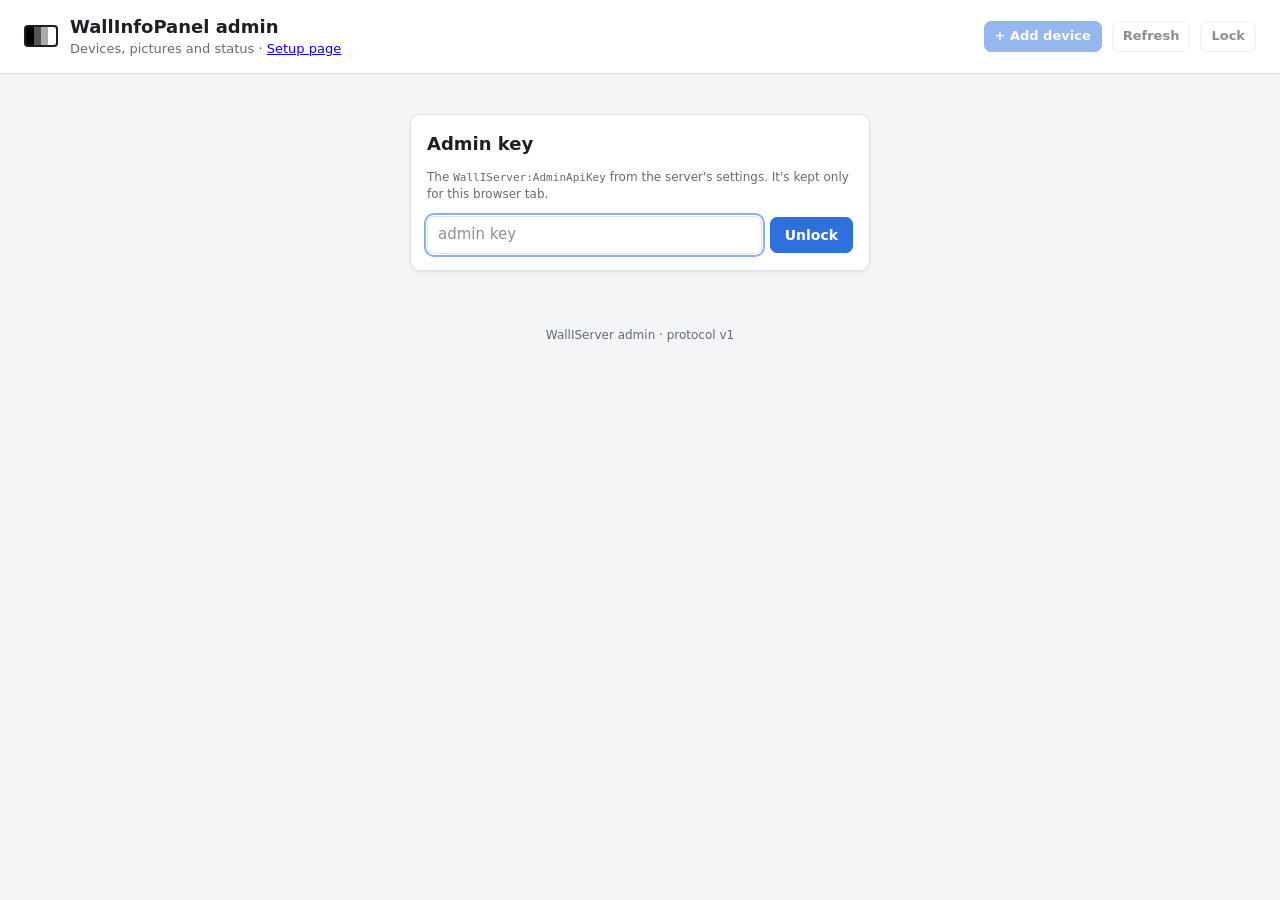
<file: WallIServer/src/WallIServer/wwwroot/admin/index.html>
<!doctype html>
<html lang="en">
<head>
  <meta charset="utf-8">
  <meta name="viewport" content="width=device-width, initial-scale=1">
  <meta name="color-scheme" content="light dark">
  <title>WallInfoPanel Admin</title>
  <link rel="stylesheet" href="../setup/setup.css">
  <link rel="stylesheet" href="admin.css">
</head>
<body>
  <header class="topbar">
    <div class="brand">
      <span class="logo" aria-hidden="true"></span>
      <div>
        <h1>WallInfoPanel admin</h1>
        <p class="sub">Devices, pictures and status · <a href="/setup/">Setup page</a></p>
      </div>
    </div>
    <div class="conn">
      <span id="refresh-state" class="muted small"></span>
      <button id="btn-add" class="btn btn-small btn-primary" type="button" disabled>+ Add device</button>
      <button id="btn-refresh" class="btn btn-small" type="button" disabled>Refresh</button>
      <button id="btn-lock" class="btn btn-small btn-ghost" type="button" disabled>Lock</button>
    </div>
  </header>

  <div id="status" class="status" role="status" hidden></div>

  <main class="admin">
    <section id="key-gate" class="card gate" hidden>
      <form id="key-form" autocomplete="off">
        <h2>Admin key</h2>
        <p class="hint">The <code>WallIServer:AdminApiKey</code> from the server's settings. It's kept only for this browser tab.</p>
        <div class="row">
          <input id="key-input" type="password" required spellcheck="false" placeholder="admin key" aria-label="Admin key">
          <button class="btn btn-primary" type="submit">Unlock</button>
        </div>
        <small id="key-error" class="err"></small>
      </form>
    </section>

    <section id="devices" class="devices" aria-live="polite" hidden></section>
    <p id="empty" class="card empty" hidden>No devices yet — add one.</p>
  </main>

  <datalist id="tz-list"></datalist>

  <dialog id="add-dialog" class="wide">
    <form id="add-form" method="dialog" novalidate>
      <h3>Add device</h3>
      <div class="field">
        <label for="add-id">Device ID <span class="req">required</span></label>
        <input id="add-id" name="id" type="text" maxlength="32" spellcheck="false" autocomplete="off" placeholder="e.g. livingroom">
        <small class="hint">Lowercase letters, digits and -, max 32. Enter the same ID on the setup page.</small>
        <small class="err" data-for="id"></small>
      </div>
      <div class="settings-fields"></div>
      <small class="err" data-for="_form"></small>
      <div class="actions">
        <!-- type=button: Enter in a field must submit with "Create", not with the first button -->
        <button id="add-cancel" type="button" class="btn">Cancel</button>
        <button id="add-submit" value="create" class="btn btn-primary">Create</button>
      </div>
    </form>
  </dialog>

  <dialog id="token-dialog">
    <form method="dialog">
      <h3 id="token-title">Token</h3>
      <p class="hint">Shown only once — enter it on the setup page.</p>
      <div class="token-box"><code id="token-value"></code></div>
      <small id="token-copied" class="hint"></small>
      <div class="actions">
        <button id="token-copy" type="button" class="btn">Copy</button>
        <button value="close" class="btn btn-primary">Done</button>
      </div>
    </form>
  </dialog>

  <dialog id="confirm-dialog">
    <form method="dialog">
      <h3 id="confirm-title"></h3>
      <p id="confirm-text"></p>
      <div class="actions">
        <button value="cancel" class="btn">Cancel</button>
        <button value="confirm" class="btn btn-primary" id="confirm-ok">OK</button>
      </div>
    </form>
  </dialog>

  <dialog id="delete-dialog">
    <form method="dialog">
      <h3>Delete device?</h3>
      <p>This removes <strong id="delete-id"></strong>, its token and all stored pictures. The panel stops getting updates. Type the device ID to confirm.</p>
      <input id="delete-input" type="text" spellcheck="false" autocomplete="off" aria-label="Device ID to confirm">
      <div class="actions">
        <button value="cancel" class="btn">Cancel</button>
        <button id="delete-ok" value="confirm" class="btn btn-danger" disabled>Delete</button>
      </div>
    </form>
  </dialog>

  <dialog id="crop-dialog" class="crop">
    <form id="crop-form" method="dialog">
      <h3 id="crop-title">Picture</h3>
      <p class="hint">Drag to move · scroll or use the slider to zoom · arrow keys nudge. The frame is the panel (792×272).</p>
      <div class="crop-panes">
        <figure>
          <canvas id="crop-canvas" width="792" height="272" tabindex="0" aria-label="Crop frame: drag to move, scroll to zoom"></canvas>
          <figcaption>Crop</figcaption>
        </figure>
        <figure>
          <canvas id="crop-preview" width="792" height="272" aria-label="4-grey preview of the panel"></canvas>
          <figcaption>On the panel (4 greys)</figcaption>
        </figure>
      </div>
      <div class="crop-controls">
        <label class="zoom">Zoom <input id="crop-zoom" type="range" min="0" max="1000" value="0" step="1"></label>
        <label class="check"><input id="crop-fit" type="checkbox"> Fit whole image</label>
        <label class="check"><input id="crop-dither" type="checkbox" checked> Dither</label>
        <button id="crop-reset" type="button" class="btn btn-small btn-ghost">Reset</button>
      </div>
      <div class="actions">
        <button id="crop-cancel" type="button" class="btn">Cancel</button>
        <button id="crop-send" value="send" class="btn btn-primary">Send to server</button>
      </div>
    </form>
  </dialog>

  <footer class="foot">WallIServer admin · protocol v1</footer>

  <script src="../js/walli-core.js"></script>
  <script src="crop.js"></script>
  <script src="admin.js"></script>
</body>
</html>
</file>
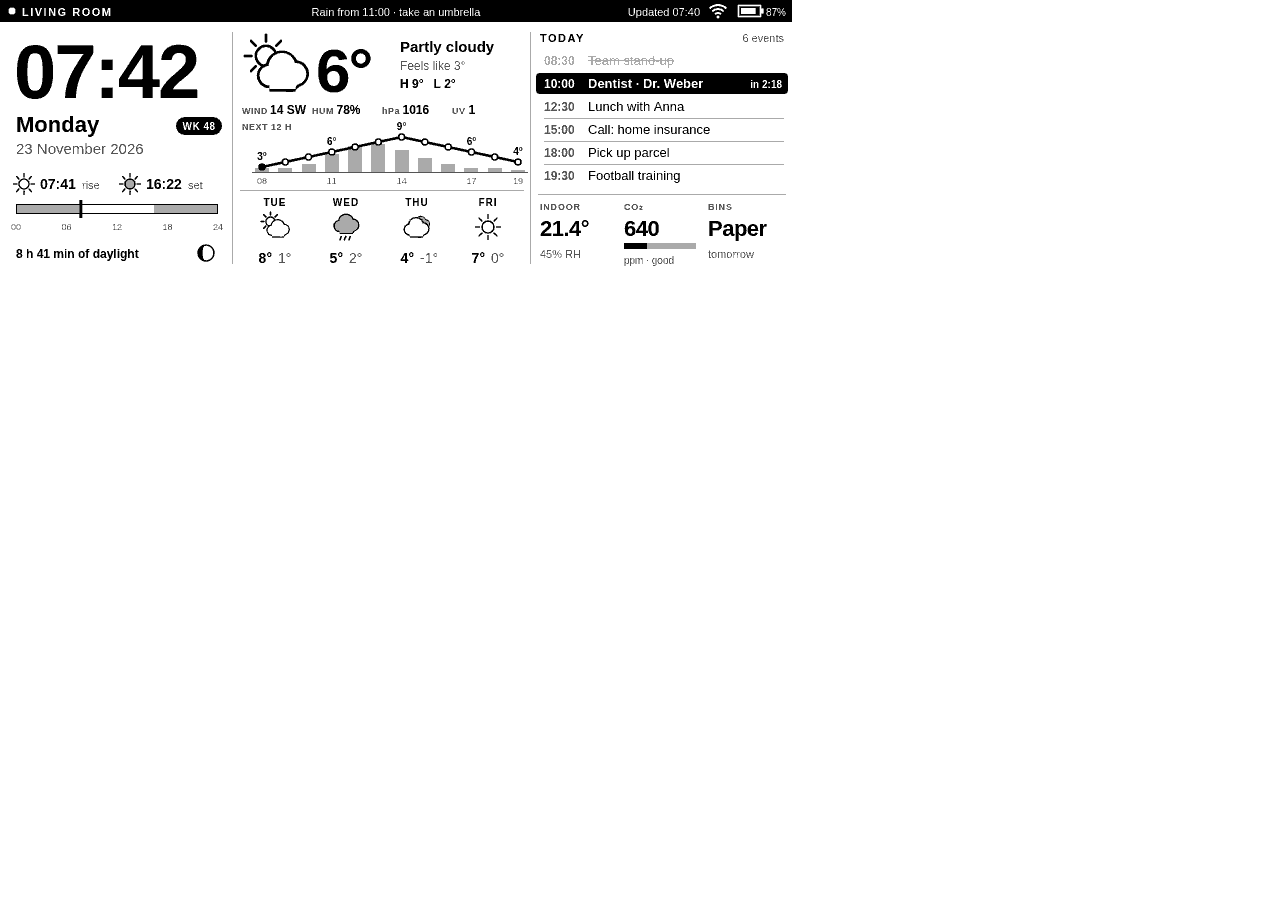
<file: samples/make_dashboard.html>
<!doctype html>
<!--
  Sample dashboard for the 792x272 4-grey e-paper (all data is made up).
  Drawn on a canvas, then every pixel is snapped to the panel's 4 greys (0, 85, 170, 255).
  Make the PNG (from the repo root):
    "/Applications/Google Chrome.app/Contents/MacOS/Google Chrome" --headless=new --hide-scrollbars \
      --force-device-scale-factor=1 --window-size=792,272 \
      --screenshot="$PWD/samples/dashboard.png" "file://$PWD/samples/make_dashboard.html"
-->
<html>
<head>
<meta charset="utf-8">
<title>WallInfoPanel dashboard sample</title>
<style>html, body { margin: 0; background: #fff; } canvas { display: block; }</style>
</head>
<body>
<canvas id="c" width="792" height="272"></canvas>
<script>
const K = '#000', D = '#555', L = '#aaa', W = '#fff';
const FONT = '"Helvetica Neue", Helvetica, Arial, sans-serif';
const c = document.getElementById('c');
const g = c.getContext('2d');

g.fillStyle = W; g.fillRect(0, 0, 792, 272);

function text(s, x, y, size, { weight = 400, color = K, align = 'left', spacing = 0 } = {}) {
  g.font = `${weight} ${size}px ${FONT}`;
  g.fillStyle = color; g.textAlign = align; g.textBaseline = 'alphabetic';
  if ('letterSpacing' in g) g.letterSpacing = `${spacing}px`;
  g.fillText(s, x, y);
  if ('letterSpacing' in g) g.letterSpacing = '0px';
}
function width(s, size, weight = 400) { g.font = `${weight} ${size}px ${FONT}`; return g.measureText(s).width; }
function rect(x, y, w, h, color) { g.fillStyle = color; g.fillRect(x, y, w, h); }
function rrect(x, y, w, h, r, color) { g.fillStyle = color; g.beginPath(); g.roundRect(x, y, w, h, r); g.fill(); }
function line(x1, y1, x2, y2, color = K, lw = 1) {
  g.strokeStyle = color; g.lineWidth = lw; g.beginPath(); g.moveTo(x1, y1); g.lineTo(x2, y2); g.stroke();
}
function circle(x, y, r, fill, stroke, lw = 1) {
  g.beginPath(); g.arc(x, y, r, 0, Math.PI * 2);
  if (fill) { g.fillStyle = fill; g.fill(); }
  if (stroke) { g.strokeStyle = stroke; g.lineWidth = lw; g.stroke(); }
}

// ---------- icons (s = scale, 1.0 ≈ 64 px wide)
function sun(x, y, s, core = W) {
  g.strokeStyle = K; g.lineWidth = Math.max(1.5, 3 * s); g.lineCap = 'round';
  for (let i = 0; i < 8; i++) {
    const a = i * Math.PI / 4;
    line(x + Math.cos(a) * 17 * s, y + Math.sin(a) * 17 * s, x + Math.cos(a) * 25 * s, y + Math.sin(a) * 25 * s, K, Math.max(1.5, 3 * s));
  }
  g.lineCap = 'butt';
  circle(x, y, 12 * s, core, K, Math.max(1.5, 3 * s));
}
function cloud(x, y, s, fill = W) {
  const parts = [[-14, 4, 11], [0, -6, 15], [15, 2, 12], [-4, 6, 12], [8, 8, 11]];
  for (const [dx, dy, r] of parts) circle(x + dx * s, y + dy * s, (r + 3) * s, K);
  rect(x - 14 * s, y + 4 * s, 29 * s, 18 * s, K);
  for (const [dx, dy, r] of parts) circle(x + dx * s, y + dy * s, r * s, fill);
  rect(x - 14 * s, y + 4 * s, 29 * s, 15 * s, fill);
}
function drops(x, y, s) {
  for (const dx of [-10, 0, 10]) line(x + dx * s, y, x + (dx - 4) * s, y + 10 * s, K, Math.max(1.5, 3 * s));
}
function partly(x, y, s) { sun(x - 10 * s, y - 10 * s, s * 0.85); cloud(x + 6 * s, y + 6 * s, s * 0.9); }
function rainy(x, y, s) { cloud(x, y - 4 * s, s, L); drops(x, y + 22 * s, s); }
function cloudy(x, y, s) { cloud(x + 8 * s, y - 6 * s, s * 0.7, L); cloud(x - 2 * s, y + 4 * s, s); }

function wifi(x, y) {
  g.strokeStyle = W; g.lineWidth = 2;
  for (const r of [4, 8, 12]) { g.beginPath(); g.arc(x, y, r, -Math.PI * 0.75, -Math.PI * 0.25); g.stroke(); }
  circle(x, y, 1.5, W);
}
function battery(x, y, pct) {
  g.strokeStyle = W; g.lineWidth = 1.5; g.strokeRect(x + 0.5, y + 0.5, 22, 11);
  rect(x + 23, y + 3.5, 2.5, 5, W);
  rect(x + 3, y + 3, 17 * pct / 100, 6, W);
}

// ---------- status bar
rect(0, 0, 792, 22, K);
circle(12, 11, 3.5, W);
text('LIVING ROOM', 22, 15.5, 11, { weight: 700, color: W, spacing: 1.5 });
text('Rain from 11:00 · take an umbrella', 396, 15.5, 11, { color: W, align: 'center' });
text('Updated 07:40', 700, 15.5, 11, { color: W, align: 'right' });
wifi(718, 17);
battery(738, 5, 87);
text('87%', 786, 15.5, 10, { color: W, align: 'right' });

// ---------- column A: clock, date, daylight
text('07:42', 14, 98, 76, { weight: 700, spacing: -2 });
text('Monday', 16, 132, 22, { weight: 700 });
text('23 November 2026', 16, 154, 15, { color: D });
rrect(176, 117, 46, 18, 9, K);
text('WK 48', 199, 130, 10, { weight: 700, color: W, align: 'center', spacing: 0.5 });

// sunrise / sunset
sun(24, 184, 0.42);
text('07:41', 40, 189, 14, { weight: 700 });
text('rise', 82, 189, 11, { color: D });
sun(130, 184, 0.42, L);
text('16:22', 146, 189, 14, { weight: 700 });
text('set', 188, 189, 11, { color: D });

// 24 h daylight bar with "now" marker
const bx = 16, bw = 202, by = 204;
rect(bx, by, bw, 10, L);
const h2x = h => bx + bw * h / 24;
rect(h2x(7 + 41 / 60), by, h2x(16 + 22 / 60) - h2x(7 + 41 / 60), 10, W);
g.strokeStyle = K; g.lineWidth = 1; g.strokeRect(bx + 0.5, by + 0.5, bw - 1, 9);
rect(h2x(7 + 42 / 60) - 1.5, by - 4, 3, 18, K);
for (const h of [0, 6, 12, 18, 24]) text(String(h).padStart(2, '0'), h2x(h), by + 26, 9, { color: D, align: 'center' });
text('8 h 41 min of daylight', 16, 258, 12, { weight: 700 });
// moon phase
circle(206, 253, 8, W, K, 1.5);
g.fillStyle = K; g.beginPath(); g.arc(206, 253, 8, Math.PI / 2, Math.PI * 1.5); g.ellipse(206, 253, 3.5, 8, 0, Math.PI * 1.5, Math.PI / 2, true); g.fill();

line(232.5, 32, 232.5, 264, L);

// ---------- column B: weather now, 12 h chart, 4-day forecast
partly(276, 66, 1.0);
text('6°', 316, 92, 62, { weight: 700, spacing: -2 });
text('Partly cloudy', 400, 52, 15, { weight: 700 });
text('Feels like 3°', 400, 70, 12, { color: D });
text('H 9°   L 2°', 400, 88, 12, { weight: 700 });
const facts = [['WIND', '14 SW'], ['HUM', '78%'], ['hPa', '1016'], ['UV', '1']];
facts.forEach(([k, v], i) => {
  const x = 242 + i * 70;
  text(k, x, 114, 9, { color: D, weight: 700, spacing: 0.5 });
  text(v, x + width(k, 9, 700) + 4, 114, 12, { weight: 700 });
});

// chart
const cx0 = 262, cx1 = 518, cy0 = 132, cy1 = 172;
const hours = [8, 9, 10, 11, 12, 13, 14, 15, 16, 17, 18, 19];
const temp = [3, 4, 5, 6, 7, 8, 9, 8, 7, 6, 5, 4];
const rain = [10, 10, 20, 45, 65, 70, 55, 35, 20, 10, 10, 5];
const step = (cx1 - cx0) / (hours.length - 1);
const tx = i => cx0 + i * step;
const ty = t => cy1 - (t - 2) / (10 - 2) * (cy1 - cy0);
text('NEXT 12 H', 242, 130, 9, { weight: 700, color: D, spacing: 0.5 });
for (let i = 0; i < hours.length; i++) {
  const h = (cy1 - cy0) * rain[i] / 100;
  rect(tx(i) - 7, cy1 - h, 14, h, L);
}
line(cx0 - 10, cy1 + 0.5, cx1 + 10, cy1 + 0.5, D);
g.strokeStyle = K; g.lineWidth = 2.5; g.lineJoin = 'round'; g.beginPath();
temp.forEach((t, i) => (i ? g.lineTo(tx(i), ty(t)) : g.moveTo(tx(i), ty(t))));
g.stroke();
temp.forEach((t, i) => circle(tx(i), ty(t), 3, i === 0 ? K : W, K, 1.5));
for (const i of [0, 3, 6, 9, 11]) {
  text(`${temp[i]}°`, tx(i), ty(temp[i]) - 7, 10, { weight: 700, align: 'center' });
  text(String(hours[i]).padStart(2, '0'), tx(i), cy1 + 12, 9, { color: D, align: 'center' });
}

line(240, 190.5, 524, 190.5, L);

// forecast
const days = [['TUE', partly, '8°', '1°'], ['WED', rainy, '5°', '2°'], ['THU', cloudy, '4°', '-1°'], ['FRI', sun, '7°', '0°']];
days.forEach(([d, icon, hi, lo], i) => {
  const x = 240 + i * 71 + 35;
  text(d, x, 206, 10, { weight: 700, align: 'center', spacing: 1 });
  icon === sun ? sun(x, 227, 0.5) : icon(x, 226, 0.45);
  text(hi, x - 3, 263, 14, { weight: 700, align: 'right' });
  text(lo, x + 3, 263, 14, { color: D });
});

line(530.5, 32, 530.5, 264, L);

// ---------- column C: agenda + home
text('TODAY', 540, 42, 11, { weight: 700, spacing: 1.5 });
text('6 events', 784, 42, 11, { color: D, align: 'right' });
const events = [
  ['08:30', 'Team stand-up', 'past'],
  ['10:00', 'Dentist · Dr. Weber', 'next'],
  ['12:30', 'Lunch with Anna', ''],
  ['15:00', 'Call: home insurance', ''],
  ['18:00', 'Pick up parcel', ''],
  ['19:30', 'Football training', ''],
];
events.forEach(([t, title, state], i) => {
  const y = 50 + i * 23;
  if (state === 'next') {
    rrect(536, y, 252, 21, 4, K);
    text(t, 544, y + 15, 12, { weight: 700, color: W });
    text(title, 588, y + 15, 13, { weight: 700, color: W });
    text('in 2:18', 782, y + 15, 10, { color: W, align: 'right', weight: 700 });
  } else {
    const col = state === 'past' ? L : K;
    text(t, 544, y + 15, 12, { weight: 700, color: state === 'past' ? L : D });
    text(title, 588, y + 15, 13, { color: col });
    if (state === 'past') line(588, y + 10.5, 588 + width(title, 13), y + 10.5, L, 1.5);
  }
  if (i < events.length - 1 && state !== 'next' && events[i + 1][2] !== 'next') line(544, y + 22.5, 784, y + 22.5, L);
});

line(538, 194.5, 786, 194.5, L);

// home tiles
const tiles = [
  ['INDOOR', '21.4°', '45% RH'],
  ['CO₂', '640', 'ppm · good'],
  ['BINS', 'Paper', 'tomorrow'],
];
tiles.forEach(([k, v, sub], i) => {
  const x = 540 + i * 84;
  text(k, x, 210, 9, { weight: 700, color: D, spacing: 0.8 });
  text(v, x, 236, 22, { weight: 700, spacing: -0.5 });
  if (k === 'CO₂') {
    rect(x, 243, 72, 6, L);
    rect(x, 243, 72 * 0.32, 6, K);
    text(sub, x, 264, 10, { color: D });
  } else {
    text(sub, x, 258, 11, { color: D });
  }
});

// ---------- snap every pixel to the 4 panel greys
const img = g.getImageData(0, 0, 792, 272);
const p = img.data;
for (let i = 0; i < p.length; i += 4) {
  const y = 0.299 * p[i] + 0.587 * p[i + 1] + 0.114 * p[i + 2];
  const v = Math.round(y / 85) * 85;
  p[i] = p[i + 1] = p[i + 2] = v; p[i + 3] = 255;
}
g.putImageData(img, 0, 0);
</script>
</body>
</html>
</file>
<file: WallIServer/src/WallIServer/wwwroot/setup/setup.css>
:root {
  --bg: #f4f5f7;
  --card: #ffffff;
  --text: #1c1f24;
  --muted: #646b76;
  --border: #dfe2e7;
  --input: #ffffff;
  --accent: #2f6fde;
  --accent-text: #ffffff;
  --danger: #c63a32;
  --ok: #1f8a4c;
  --warn: #a86400;
  --info-bg: #eaf1fd;
  --ok-bg: #e6f5ec;
  --warn-bg: #fdf3e2;
  --err-bg: #fbeaea;
  --log-bg: #11151b;
  --log-text: #d6dbe2;
  --shadow: 0 1px 2px rgba(0, 0, 0, .05), 0 2px 8px rgba(0, 0, 0, .04);
  --radius: 10px;
  --mono: ui-monospace, SFMono-Regular, Menlo, Consolas, monospace;
}

@media (prefers-color-scheme: dark) {
  :root {
    --bg: #14171c;
    --card: #1c2027;
    --text: #e6e8eb;
    --muted: #9aa2ad;
    --border: #2e343d;
    --input: #151920;
    --accent: #5b8ff0;
    --accent-text: #0d1117;
    --danger: #ef6a60;
    --ok: #4cc27f;
    --warn: #e0a243;
    --info-bg: #1b2a44;
    --ok-bg: #16301f;
    --warn-bg: #3a2c12;
    --err-bg: #3b1d1c;
    --log-bg: #0c0f13;
    --log-text: #cfd5dd;
    --shadow: none;
  }
}

* { box-sizing: border-box; }

body {
  margin: 0;
  background: var(--bg);
  color: var(--text);
  font: 15px/1.45 system-ui, -apple-system, "Segoe UI", Roboto, sans-serif;
}

code, .mono { font-family: var(--mono); font-size: .92em; }

.topbar {
  display: flex; align-items: center; justify-content: space-between; gap: 16px;
  padding: 14px 24px; background: var(--card); border-bottom: 1px solid var(--border);
  position: sticky; top: 0; z-index: 2;
}
.brand { display: flex; align-items: center; gap: 12px; }
.logo {
  width: 34px; height: 22px; border-radius: 4px; border: 2px solid var(--text);
  background: linear-gradient(90deg, #000 0 25%, #555 25% 50%, #aaa 50% 75%, #fff 75%);
}
h1 { font-size: 18px; margin: 0; }
h2 { font-size: 15px; margin: 0; }
h3 { margin: 0 0 8px; }
.sub { margin: 0; color: var(--muted); font-size: 13px; }
.conn { display: flex; align-items: center; gap: 10px; }

.pill { padding: 3px 10px; border-radius: 999px; font-size: 13px; font-weight: 600; white-space: nowrap; }
.pill-off { background: var(--border); color: var(--muted); }
.pill-wait { background: var(--warn-bg); color: var(--warn); }
.pill-on { background: var(--ok-bg); color: var(--ok); }

.banner, .status {
  margin: 16px 24px 0; padding: 10px 14px; border-radius: var(--radius); border: 1px solid transparent;
}
.banner-error, .status-error { background: var(--err-bg); color: var(--danger); border-color: color-mix(in srgb, var(--danger) 30%, transparent); }
.status-info { background: var(--info-bg); }
.status-ok { background: var(--ok-bg); color: var(--ok); }
.status-warn { background: var(--warn-bg); color: var(--warn); }
.status-busy { background: var(--info-bg); }
.status-busy::before {
  content: ""; display: inline-block; width: 12px; height: 12px; margin-right: 8px; vertical-align: -1px;
  border: 2px solid var(--accent); border-right-color: transparent; border-radius: 50%;
  animation: spin .8s linear infinite;
}
@keyframes spin { to { transform: rotate(360deg); } }

.layout {
  display: grid; grid-template-columns: minmax(0, 1.25fr) minmax(0, 1fr); gap: 16px;
  padding: 16px 24px 8px; align-items: start;
}
@media (max-width: 980px) { .layout { grid-template-columns: 1fr; } }
.side { display: grid; gap: 16px; }

.card {
  background: var(--card); border: 1px solid var(--border); border-radius: var(--radius);
  box-shadow: var(--shadow); padding: 16px;
}
.card-head { display: flex; align-items: center; justify-content: space-between; gap: 8px; margin-bottom: 10px; }
.tag { font-size: 12px; padding: 2px 8px; border-radius: 6px; background: var(--warn-bg); color: var(--warn); font-weight: 600; }

fieldset { border: 0; border-top: 1px solid var(--border); margin: 0; padding: 12px 0 4px; }
fieldset:first-of-type { border-top: 0; padding-top: 0; }
legend { font-weight: 600; font-size: 13px; text-transform: uppercase; letter-spacing: .04em; color: var(--muted); padding: 0 0 6px; }
legend .muted { text-transform: none; letter-spacing: 0; font-weight: 400; }

.field, .helper { display: flex; flex-direction: column; gap: 4px; margin-bottom: 10px; }
.helper { padding: 10px; border: 1px dashed var(--border); border-radius: 8px; }
label { font-weight: 600; font-size: 13px; }
.req { font-weight: 400; font-size: 11px; color: var(--muted); margin-left: 4px; }
.muted { color: var(--muted); font-weight: 400; }
.hint { color: var(--muted); font-size: 12px; }
.err { color: var(--danger); font-size: 12px; min-height: 0; }
.err:empty { display: none; }

input[type=text], input[type=password], input[type=number], select {
  width: 100%; padding: 7px 10px; font: inherit; color: var(--text);
  background: var(--input); border: 1px solid var(--border); border-radius: 7px;
}
input:focus, select:focus, button:focus-visible { outline: 2px solid color-mix(in srgb, var(--accent) 55%, transparent); outline-offset: 1px; }
input[aria-invalid=true] { border-color: var(--danger); }
input::placeholder { color: color-mix(in srgb, var(--muted) 75%, transparent); }

.row { display: flex; gap: 8px; align-items: center; }
.row > input { flex: 1 1 auto; min-width: 0; }
.row > select { flex: 0 1 45%; }
.row-tight { display: flex; gap: 8px; align-items: center; }
.grid2 { display: grid; grid-template-columns: 1fr 1fr; gap: 0 12px; }
.grid3 { display: grid; grid-template-columns: repeat(3, 1fr); gap: 0 12px; }
@media (max-width: 640px) { .grid2, .grid3 { grid-template-columns: 1fr; } }

.actions { display: flex; gap: 8px; justify-content: flex-end; margin-top: 8px; }
.tools { display: grid; grid-template-columns: repeat(3, 1fr); gap: 8px; }
@media (max-width: 520px) { .tools { grid-template-columns: 1fr 1fr; } }

.btn {
  font: inherit; font-weight: 600; font-size: 14px; padding: 7px 14px; border-radius: 7px; cursor: pointer;
  border: 1px solid var(--border); background: var(--card); color: var(--text); white-space: nowrap;
}
.btn:hover:not(:disabled) { border-color: var(--accent); }
.btn:disabled { opacity: .5; cursor: not-allowed; }
.btn-primary { background: var(--accent); border-color: var(--accent); color: var(--accent-text); }
.btn-danger { color: var(--danger); }
dialog .btn-danger { background: var(--danger); border-color: var(--danger); color: #fff; }
.btn-ghost { background: transparent; }
.btn-small { padding: 5px 10px; font-size: 13px; }
.check { font-weight: 400; font-size: 12px; color: var(--muted); display: flex; gap: 4px; align-items: center; }

.info { display: grid; grid-template-columns: max-content 1fr; gap: 4px 16px; margin: 0; }
.info dt { color: var(--muted); font-size: 13px; }
.info dd { margin: 0; font-size: 14px; overflow-wrap: anywhere; }

.result {
  margin-top: 10px; padding: 10px 12px; border-radius: 8px; background: var(--bg); border: 1px solid var(--border);
  font-size: 13px;
}
.result table { border-collapse: collapse; }
.result td { padding: 1px 12px 1px 0; }
.result td:first-child { color: var(--muted); }

.log-card { display: flex; flex-direction: column; }
.log {
  margin: 0; height: 280px; overflow: auto; padding: 10px; border-radius: 8px;
  background: var(--log-bg); color: var(--log-text); font: 12px/1.45 var(--mono); white-space: pre-wrap; word-break: break-all;
}
.log .tx { color: #7fb2ff; }
.log .rx { color: #9be3b0; }
.log .ev { color: #e8c77a; }
.log .noise { color: #6b7380; }
.log .sys { color: #c9a0ff; }
.log .ts { color: #59606b; }

dialog {
  border: 1px solid var(--border); border-radius: var(--radius); background: var(--card); color: var(--text);
  max-width: 420px; padding: 20px;
}
dialog::backdrop { background: rgba(0, 0, 0, .45); }

.foot { color: var(--muted); font-size: 12px; text-align: center; padding: 8px 0 20px; }


/* Server address / port / device id → generated update URL */
.srv-grid { grid-template-columns: minmax(0, 2fr) minmax(0, 0.8fr) minmax(0, 1.4fr); }
@media (max-width: 640px) { .srv-grid { grid-template-columns: 1fr; } }
.url-line { margin: 4px 0 2px; font-size: 13px; word-break: break-all; }
.url-line output { font-family: var(--mono); }
.url-line output.bad { color: var(--danger); font-family: inherit; }
fieldset .banner-warn { margin: 8px 0 0; background: var(--warn-bg); color: var(--warn);
  border-color: color-mix(in srgb, var(--warn) 30%, transparent); }
</file>
<file: WallIServer/src/WallIServer/wwwroot/admin/admin.css>
/* Admin page — builds on ../setup/setup.css (tokens, topbar, cards, fields, buttons, dialogs). */

.small { font-size: 12px; }
.admin { padding: 16px 24px 8px; display: grid; gap: 16px; }
.gate { max-width: 460px; margin: 24px auto; }
.gate h2 { margin: 0 0 6px; font-size: 18px; }
.empty { text-align: center; color: var(--muted); }

.devices { display: grid; gap: 16px; }

/* Device card */
.device { display: grid; grid-template-columns: minmax(0, 1fr) minmax(0, 1.15fr); gap: 16px; }
@media (max-width: 1100px) { .device { grid-template-columns: 1fr; } }
.device-head { grid-column: 1 / -1; display: flex; align-items: baseline; justify-content: space-between; gap: 12px; flex-wrap: wrap; }
.device-head h2 { margin: 0; font-size: 18px; }
.device-head h2 .id { font-family: var(--mono); font-size: 13px; color: var(--muted); font-weight: 400; margin-left: 6px; }
.device-actions { display: flex; gap: 8px; flex-wrap: wrap; }

.stats { display: grid; grid-template-columns: repeat(auto-fill, minmax(150px, 1fr)); gap: 8px; margin: 0; }
.stat { background: var(--bg); border: 1px solid var(--border); border-radius: 8px; padding: 6px 10px; min-width: 0; }
.stat dt { font-size: 11px; text-transform: uppercase; letter-spacing: .04em; color: var(--muted); }
.stat dd { margin: 2px 0 0; font-size: 14px; font-weight: 600; overflow-wrap: anywhere; }
.stat.stale dd { color: var(--danger); }
.stat.bad dd { color: var(--danger); }
.stat.good dd { color: var(--ok); }

.picture { display: flex; flex-direction: column; gap: 8px; min-width: 0; }
.picture-frame {
  position: relative; aspect-ratio: 792 / 272; width: 100%; border-radius: 8px; overflow: hidden;
  border: 1px solid var(--border); background: repeating-conic-gradient(var(--bg) 0 25%, var(--card) 0 50%) 0 0 / 16px 16px;
  display: grid; place-items: center;
}
.picture-frame img { width: 100%; height: 100%; object-fit: contain; image-rendering: pixelated; display: block; }
.picture-frame .placeholder { color: var(--muted); font-size: 13px; }
.picture-frame.drop { outline: 3px dashed var(--accent); outline-offset: -3px; }
.picture-meta { font-size: 12px; color: var(--muted); display: flex; gap: 12px; flex-wrap: wrap; }
.picture-meta code { font-family: var(--mono); }
.picture-actions { display: flex; gap: 8px; align-items: center; flex-wrap: wrap; }
.card-msg { font-size: 13px; }
.card-msg.ok { color: var(--ok); }
.card-msg.error { color: var(--danger); }

/* Settings form (per card and in the add dialog) */
.settings { border-top: 1px solid var(--border); margin-top: 12px; padding-top: 12px; }
.settings h3, dialog h3 { margin: 0 0 8px; font-size: 14px; }
.settings-grid { display: grid; grid-template-columns: repeat(2, minmax(0, 1fr)); gap: 0 12px; }
.settings-grid .span2 { grid-column: 1 / -1; }
@media (max-width: 640px) { .settings-grid { grid-template-columns: 1fr; } }
input[type=time] {
  width: 100%; padding: 6px 10px; font: inherit; color: var(--text);
  background: var(--input); border: 1px solid var(--border); border-radius: 7px;
}
.settings .actions, dialog .actions { display: flex; gap: 8px; justify-content: flex-end; align-items: center; margin-top: 8px; }
.settings .actions .card-msg { margin-right: auto; }
dialog.wide { max-width: 560px; width: calc(100% - 32px); }
dialog p { margin: 0 0 12px; }
.token-box { background: var(--bg); border: 1px solid var(--border); border-radius: 8px; padding: 10px; margin: 8px 0; }
.token-box code { font-family: var(--mono); font-size: 14px; word-break: break-all; user-select: all; }
#delete-input { width: 100%; padding: 7px 10px; font: inherit; color: var(--text); background: var(--input); border: 1px solid var(--border); border-radius: 7px; }

/* Crop dialog */
dialog.crop { max-width: 1240px; width: calc(100% - 32px); }
.crop-panes { display: grid; grid-template-columns: minmax(0, 1fr) minmax(0, 1fr); gap: 12px; } /* minmax: 792-px canvases must shrink */
@media (max-width: 900px) { .crop-panes { grid-template-columns: minmax(0, 1fr); } }
.crop-panes figure { margin: 0; display: flex; flex-direction: column; gap: 4px; min-width: 0; }
.crop-panes figcaption { font-size: 12px; color: var(--muted); }
.crop-panes canvas { width: 100%; height: auto; aspect-ratio: 792 / 272; border: 1px solid var(--border); border-radius: 6px; background: #fff; display: block; }
#crop-canvas { cursor: grab; touch-action: none; }
#crop-canvas.dragging { cursor: grabbing; }
#crop-canvas.fixed { cursor: default; }
#crop-preview { image-rendering: pixelated; }
.crop-controls { display: flex; gap: 16px; align-items: center; flex-wrap: wrap; margin-top: 10px; }
.crop-controls .zoom { display: flex; gap: 8px; align-items: center; font-weight: 600; font-size: 13px; flex: 1 1 240px; }
.crop-controls .zoom input { flex: 1; }
</file>
